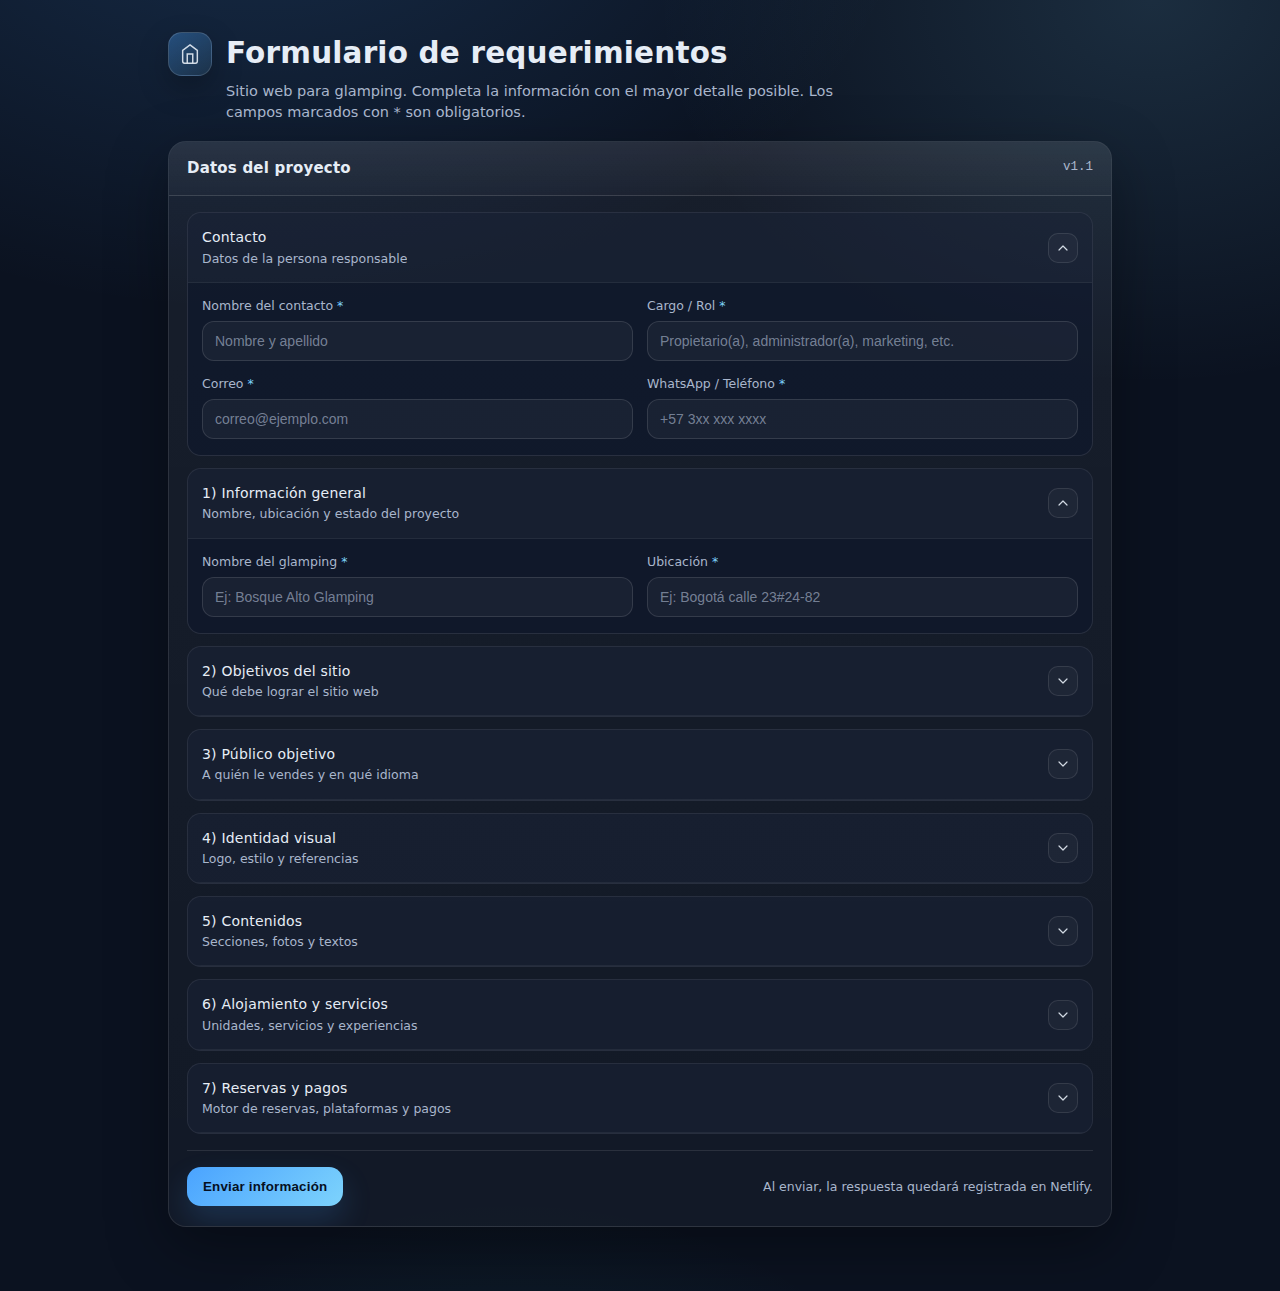
<file: index.html>
<!doctype html>
<html lang="es">
<head>
  <meta charset="utf-8" />
  <meta name="viewport" content="width=device-width, initial-scale=1" />
  <title>Formulario de Requerimientos – Sitio Web para Glamping</title>
  <meta name="description" content="Formulario para requerimientos proyecto web" />
  <link rel="stylesheet" href="form.css" />
</head>
<body>
  <div class="wrap">
    <header>
      <div class="brand">
        <div class="badge" aria-hidden="true">
          <svg width="22" height="22" viewBox="0 0 24 24" fill="none">
            <path d="M12 2l8 6v12a2 2 0 0 1-2 2H6a2 2 0 0 1-2-2V8l8-6Z" stroke="rgba(230,237,246,.95)" stroke-width="1.6"/>
            <path d="M9 22V12h6v10" stroke="rgba(230,237,246,.95)" stroke-width="1.6"/>
          </svg>
        </div>
        <div>
          <h1>Formulario de requerimientos</h1>
          <p class="sub">Sitio web para glamping. Completa la información con el mayor detalle posible. Los campos marcados con * son obligatorios.</p>
        </div>
      </div>
    </header>

    <div class="card">
      <div class="card-head">
        <div><h2>Datos del proyecto</h2></div>
        <p class="hint mono">v1.1</p>
      </div>

      <form id="glampingForm"
            name="glamping-web"
            method="POST"
            data-netlify="true"
            netlify-honeypot="bot-field">

        <input type="hidden" name="form-name" value="glamping-web" />

        <p style="display:none">
          <label>No llenar: <input name="bot-field" /></label>
        </p>

        <details open>
          <summary>
            <div class="sum-left">
              <p class="sum-title">Contacto</p>
              <p class="sum-desc">Datos de la persona responsable</p>
            </div>
            <div class="chev" aria-hidden="true">
              <svg width="16" height="16" viewBox="0 0 24 24" fill="none">
                <path d="M6 9l6 6 6-6" stroke="rgba(230,237,246,.9)" stroke-width="1.8" stroke-linecap="round" stroke-linejoin="round"/>
              </svg>
            </div>
          </summary>
          <div class="section">
            <div class="grid">
              <div>
                <label class="req" for="contact_name">Nombre del contacto</label>
                <input id="contact_name" name="Contacto - Nombre" type="text" placeholder="Nombre y apellido" required />
              </div>
              <div>
                <label class="req" for="contact_role">Cargo / Rol</label>
                <input id="contact_role" name="Contacto - Rol" type="text" placeholder="Propietario(a), administrador(a), marketing, etc." required />
              </div>
              <div>
                <label class="req" for="contact_email">Correo</label>
                <input id="contact_email" name="Contacto - Correo" type="email" placeholder="correo@ejemplo.com" required />
              </div>
              <div>
                <label class="req" for="contact_phone">WhatsApp / Teléfono</label>
                <input id="contact_phone" name="Contacto - Teléfono" type="tel" placeholder="+57 3xx xxx xxxx" required />
              </div>
            </div>
          </div>
        </details>

        <details open>
          <summary>
            <div class="sum-left">
              <p class="sum-title">1) Información general</p>
              <p class="sum-desc">Nombre, ubicación y estado del proyecto</p>
            </div>
            <div class="chev" aria-hidden="true">
              <svg width="16" height="16" viewBox="0 0 24 24" fill="none">
                <path d="M6 9l6 6 6-6" stroke="rgba(230,237,246,.9)" stroke-width="1.8" stroke-linecap="round" stroke-linejoin="round"/>
              </svg>
            </div>
          </summary>
          <div class="section">
            <div class="grid">
              <div>
                <label class="req" for="g_name">Nombre del glamping</label>
                <input id="g_name" name="Glamping - Nombre" type="text" placeholder="Ej: Bosque Alto Glamping" required />
              </div>
              <div>
                <label class="req" for="g_location">Ubicación</label>
                <input id="g_location" name="Glamping - Ubicación" type="text" placeholder="Ej: Bogotá calle 23#24-82" required />
              </div>
            </div>
          </div>
        </details>

        <details>
          <summary>
            <div class="sum-left">
              <p class="sum-title">2) Objetivos del sitio</p>
              <p class="sum-desc">Qué debe lograr el sitio web</p>
            </div>
            <div class="chev" aria-hidden="true">
              <svg width="16" height="16" viewBox="0 0 24 24" fill="none">
                <path d="M6 9l6 6 6-6" stroke="rgba(230,237,246,.9)" stroke-width="1.8" stroke-linecap="round" stroke-linejoin="round"/>
              </svg>
            </div>
          </summary>
          <div class="section">
            <div class="row">
              <div>
                <label class="req" for="site_goal">Objetivo principal</label>
                <select id="site_goal" name="Sitio - Objetivo principal" required>
                  <option value="" disabled selected>Selecciona una opción</option>
                  <option>Reservas directas</option>
                  <option>Información institucional</option>
                  <option>Posicionamiento de marca</option>
                  <option>Captación de contactos (leads)</option>
                  <option>Otro</option>
                </select>
              </div>
              <div>
                <label class="req" for="site_action">Acción principal esperada del visitante</label>
                <input id="site_action" name="Sitio - Acción principal" type="text" placeholder="Ej: Reservar una noche para 2 personas" required />
              </div>
            </div>

            <div class="divider"></div>

            <label for="site_kpi">¿Cómo medirías el éxito del sitio? (opcional)</label>
            <textarea id="site_kpi" name="Sitio - Indicadores de éxito" placeholder="Ej: 30 reservas/mes, 200 leads/mes, mayor tráfico orgánico, etc."></textarea>
          </div>
        </details>

        <details>
          <summary>
            <div class="sum-left">
              <p class="sum-title">3) Público objetivo</p>
              <p class="sum-desc">A quién le vendes y en qué idioma</p>
            </div>
            <div class="chev" aria-hidden="true">
              <svg width="16" height="16" viewBox="0 0 24 24" fill="none">
                <path d="M6 9l6 6 6-6" stroke="rgba(230,237,246,.9)" stroke-width="1.8" stroke-linecap="round" stroke-linejoin="round"/>
              </svg>
            </div>
          </summary>
          <div class="section">
            <div class="row">
              <div>
                <label class="req">Tipo de huésped principal</label>
                <div class="choices">
                  <label class="chip"><input type="checkbox" name="Público - Tipo de huésped" value="Parejas"> Parejas</label>
                  <label class="chip"><input type="checkbox" name="Público - Tipo de huésped" value="Familias"> Familias</label>
                  <label class="chip"><input type="checkbox" name="Público - Tipo de huésped" value="Aventureros"> Aventureros</label>
                  <label class="chip"><input type="checkbox" name="Público - Tipo de huésped" value="Turistas extranjeros"> Turistas extranjeros</label>
                  <label class="chip"><input type="checkbox" name="Público - Tipo de huésped" value="Premium"> Segmento premium</label>
                </div>
                <p class="small">Puedes marcar más de una opción.</p>
              </div>
              <div>
                <label class="req" for="aud_scope">Tipo de público</label>
                <select id="aud_scope" name="Público - Alcance" required>
                  <option value="" disabled selected>Selecciona una opción</option>
                  <option>Nacional</option>
                  <option>Internacional</option>
                  <option>Ambos</option>
                </select>

                <div style="height:10px"></div>

                <label for="aud_age">Rango de edad aproximado (opcional)</label>
                <input id="aud_age" name="Público - Rango de edad" type="text" placeholder="Ej: 25–45" />
              </div>
            </div>

            <div class="divider"></div>

            <label class="req">Idiomas del sitio</label>
            <div class="choices">
              <label class="chip"><input type="checkbox" name="Sitio - Idiomas" value="Español" checked> Español</label>
              <label class="chip"><input type="checkbox" name="Sitio - Idiomas" value="Inglés"> Inglés</label>
              <label class="chip"><input type="checkbox" name="Sitio - Idiomas" value="Otro"> Otro</label>
            </div>
            <div style="height:10px"></div>
            <label for="aud_lang_other">Si marcaste “Otro”, ¿cuál? (opcional)</label>
            <input id="aud_lang_other" name="Sitio - Idioma otro" type="text" placeholder="Ej: Portugués" />
          </div>
        </details>

        <details>
          <summary>
            <div class="sum-left">
              <p class="sum-title">4) Identidad visual</p>
              <p class="sum-desc">Logo, estilo y referencias</p>
            </div>
            <div class="chev" aria-hidden="true">
              <svg width="16" height="16" viewBox="0 0 24 24" fill="none">
                <path d="M6 9l6 6 6-6" stroke="rgba(230,237,246,.9)" stroke-width="1.8" stroke-linecap="round" stroke-linejoin="round"/>
              </svg>
            </div>
          </summary>
          <div class="section">
            <div class="row">
              <div>
                <label class="req" for="has_logo">¿Cuenta con logo?</label>
                <select id="has_logo" name="Marca - Logo" required>
                  <option value="" disabled selected>Selecciona una opción</option>
                  <option>Sí</option>
                  <option>No</option>
                </select>
              </div>
              <div>
                <label class="req" for="has_brand">¿Cuenta con manual de marca?</label>
                <select id="has_brand" name="Marca - Manual de marca" required>
                  <option value="" disabled selected>Selecciona una opción</option>
                  <option>Sí</option>
                  <option>No</option>
                </select>
              </div>
            </div>

            <div style="height:10px"></div>

            <label class="req">Estilo que desea transmitir</label>
            <div class="choices">
              <label class="chip"><input type="checkbox" name="Marca - Estilo" value="Natural / ecológico"> Natural / ecológico</label>
              <label class="chip"><input type="checkbox" name="Marca - Estilo" value="Rústico"> Rústico</label>
              <label class="chip"><input type="checkbox" name="Marca - Estilo" value="Minimalista"> Minimalista</label>
              <label class="chip"><input type="checkbox" name="Marca - Estilo" value="Lujo"> Lujo</label>
              <label class="chip"><input type="checkbox" name="Marca - Estilo" value="Otro"> Otro</label>
            </div>

            <div style="height:10px"></div>

            <label for="refs">Sitios web de referencia (links)</label>
            <textarea id="refs" name="Marca - Referencias" placeholder="Pega aquí 1 o varios links y comenta qué te gusta de cada uno."></textarea>
          </div>
        </details>

        <details>
          <summary>
            <div class="sum-left">
              <p class="sum-title">5) Contenidos</p>
              <p class="sum-desc">Secciones, fotos y textos</p>
            </div>
            <div class="chev" aria-hidden="true">
              <svg width="16" height="16" viewBox="0 0 24 24" fill="none">
                <path d="M6 9l6 6 6-6" stroke="rgba(230,237,246,.9)" stroke-width="1.8" stroke-linecap="round" stroke-linejoin="round"/>
              </svg>
            </div>
          </summary>
          <div class="section">
            <label class="req">Secciones deseadas</label>
            <div class="choices">
              <label class="chip"><input type="checkbox" name="Contenido - Secciones" value="Inicio"> Inicio</label>
              <label class="chip"><input type="checkbox" name="Contenido - Secciones" value="Sobre el glamping"> Sobre el glamping</label>
              <label class="chip"><input type="checkbox" name="Contenido - Secciones" value="Alojamiento"> Alojamiento</label>
              <label class="chip"><input type="checkbox" name="Contenido - Secciones" value="Experiencias"> Experiencias</label>
              <label class="chip"><input type="checkbox" name="Contenido - Secciones" value="Galería"> Galería</label>
              <label class="chip"><input type="checkbox" name="Contenido - Secciones" value="Tarifas"> Tarifas</label>
              <label class="chip"><input type="checkbox" name="Contenido - Secciones" value="Reservas"> Reservas</label>
              <label class="chip"><input type="checkbox" name="Contenido - Secciones" value="Preguntas frecuentes"> Preguntas frecuentes</label>
              <label class="chip"><input type="checkbox" name="Contenido - Secciones" value="Contacto"> Contacto</label>
            </div>

            <div class="divider"></div>

            <div class="row">
              <div>
                <label class="req" for="assets">¿Cuenta con textos e imágenes profesionales?</label>
                <select id="assets" name="Contenido - Disponibilidad" required>
                  <option value="" disabled selected>Selecciona una opción</option>
                  <option>Sí, completos</option>
                  <option>Parcialmente</option>
                  <option>No</option>
                </select>
              </div>
              <div>
                <label class="req" for="story">¿Desea destacar historia / filosofía / enfoque sustentable?</label>
                <select id="story" name="Contenido - Historia / Sustentabilidad" required>
                  <option value="" disabled selected>Selecciona una opción</option>
                  <option>Sí</option>
                  <option>No</option>
                </select>
              </div>
            </div>

            <div style="height:10px"></div>

            <label for="content_notes">Notas de contenido (opcional)</label>
            <textarea id="content_notes" name="Contenido - Notas" placeholder="Ej: tono de comunicación, mensajes clave, políticas, reglas del lugar, etc."></textarea>
          </div>
        </details>

        <details>
          <summary>
            <div class="sum-left">
              <p class="sum-title">6) Alojamiento y servicios</p>
              <p class="sum-desc">Unidades, servicios y experiencias</p>
            </div>
            <div class="chev" aria-hidden="true">
              <svg width="16" height="16" viewBox="0 0 24 24" fill="none">
                <path d="M6 9l6 6 6-6" stroke="rgba(230,237,246,.9)" stroke-width="1.8" stroke-linecap="round" stroke-linejoin="round"/>
              </svg>
            </div>
          </summary>
          <div class="section">
            <div class="grid">
              <div>
                <label class="req" for="lodging_type">Tipo de alojamiento</label>
                <input id="lodging_type" name="Alojamiento - Tipo" type="text" placeholder="Ej: domos, cabañas, tiendas safari" required />
              </div>
              <div>
                <label class="req" for="units">Cantidad de unidades</label>
                <input id="units" name="Alojamiento - Cantidad" type="number" min="0" placeholder="Ej: 8" required />
              </div>
            </div>

            <div style="height:10px"></div>

            <label class="req" for="services">Servicios incluidos</label>
            <textarea id="services" name="Alojamiento - Servicios incluidos" placeholder="Ej: desayuno, jacuzzi, fogata, calefacción, wifi, parqueadero..." required></textarea>

            <div style="height:10px"></div>

            <label class="req" for="paid_exp">¿Ofrece experiencias adicionales pagas?</label>
            <select id="paid_exp" name="Experiencias - Adicionales pagas" required>
              <option value="" disabled selected>Selecciona una opción</option>
              <option>Sí</option>
              <option>No</option>
            </select>

            <div style="height:10px"></div>

            <label for="exp_list">Si la respuesta es “Sí”, describe cuáles (opcional)</label>
            <textarea id="exp_list" name="Experiencias - Lista" placeholder="Ej: tours, spa, cabalgatas, picnic, kayak..."></textarea>
          </div>
        </details>

        <details>
          <summary>
            <div class="sum-left">
              <p class="sum-title">7) Reservas y pagos</p>
              <p class="sum-desc">Motor de reservas, plataformas y pagos</p>
            </div>
            <div class="chev" aria-hidden="true">
              <svg width="16" height="16" viewBox="0 0 24 24" fill="none">
                <path d="M6 9l6 6 6-6" stroke="rgba(230,237,246,.9)" stroke-width="1.8" stroke-linecap="round" stroke-linejoin="round"/>
              </svg>
            </div>
          </summary>
          <div class="section">
            <div class="row">
              <div>
                <label class="req" for="booking_online">¿Desea sistema de reservas online?</label>
                <select id="booking_online" name="Reservas - Sistema online" required>
                  <option value="" disabled selected>Selecciona una opción</option>
                  <option>Sí</option>
                  <option>No (solo contacto)</option>
                </select>
              </div>
              <div>
                <label class="req" for="pay_online">¿Aceptará pagos online?</label>
                <select id="pay_online" name="Pagos - Online" required>
                  <option value="" disabled selected>Selecciona una opción</option>
                  <option>Sí</option>
                  <option>No</option>
                  <option>No estoy seguro(a)</option>
                </select>
              </div>
            </div>

            <div style="height:10px"></div>

            <label>Métodos de pago preferidos (si aplica)</label>
            <div class="choices">
              <label class="chip"><input type="checkbox" name="Pagos - Métodos" value="Tarjeta"> Tarjeta</label>
              <label class="chip"><input type="checkbox" name="Pagos - Métodos" value="Transferencia"> Transferencia</label>
              <label class="chip"><input type="checkbox" name="Pagos - Métodos" value="PayPal"> PayPal</label>
              <label class="chip"><input type="checkbox" name="Pagos - Métodos" value="Efectivo"> Efectivo</label>
              <label class="chip"><input type="checkbox" name="Pagos - Métodos" value="Otro"> Otro</label>
            </div>

            <div class="divider"></div>

            <label>¿Utiliza plataformas externas actualmente?</label>
            <div class="choices">
              <label class="chip"><input type="checkbox" name="Reservas - Plataformas" value="Airbnb"> Airbnb</label>
              <label class="chip"><input type="checkbox" name="Reservas - Plataformas" value="Booking"> Booking</label>
              <label class="chip"><input type="checkbox" name="Reservas - Plataformas" value="Otra"> Otra</label>
              <label class="chip"><input type="checkbox" name="Reservas - Plataformas" value="Ninguna"> Ninguna</label>
            </div>

            <div style="height:10px"></div>

            <label for="booking_notes">Detalles de reservas (opcional)</label>
            <textarea id="booking_notes" name="Reservas - Notas" placeholder="Ej: temporadas, reglas de cancelación, depósitos, check-in/out, disponibilidad en tiempo real, etc."></textarea>
          </div>
        </details>

        <div class="actions">
          <button class="btn" id="submitBtn" type="submit">Enviar información</button>
          <p class="note">Al enviar, la respuesta quedará registrada en Netlify.</p>
        </div>
      </form>
    </div>
  </div>

  <!-- Form oculto: fuerza detección por Netlify -->
  <form name="glamping-web" data-netlify="true" netlify-honeypot="bot-field" hidden>
    <input type="hidden" name="form-name" value="glamping-web" />
    <input name="bot-field" />
  </form>

  <script>
    // Envío por AJAX (sin redirección) compatible con Netlify Forms
    (function () {
      const form = document.getElementById("glampingForm");
      const btn = document.getElementById("submitBtn");
      if (!form) return;

      function encode(formData) {
        const params = new URLSearchParams();
        for (const [key, value] of formData.entries()) {
          params.append(key, value);
        }
        return params.toString();
      }

      form.addEventListener("submit", async function (e) {
        e.preventDefault();

        if (!form.checkValidity()) {
          form.reportValidity();
          return;
        }

        const originalText = btn ? btn.textContent : "";
        if (btn) { btn.disabled = true; btn.textContent = "Enviando..."; }

        try {
          const body = encode(new FormData(form));
          const res = await fetch("/", {
            method: "POST",
            headers: { "Content-Type": "application/x-www-form-urlencoded" },
            body
          });

          if (!res.ok) throw new Error("HTTP " + res.status);

          alert("Enviado. Recibimos tu información.");
          form.reset();
        } catch (err) {
          alert("No se pudo enviar. Intenta nuevamente.");
        } finally {
          if (btn) { btn.disabled = false; btn.textContent = originalText; }
        }
      });
    })();
  </script>
</body>
</html>
</file>
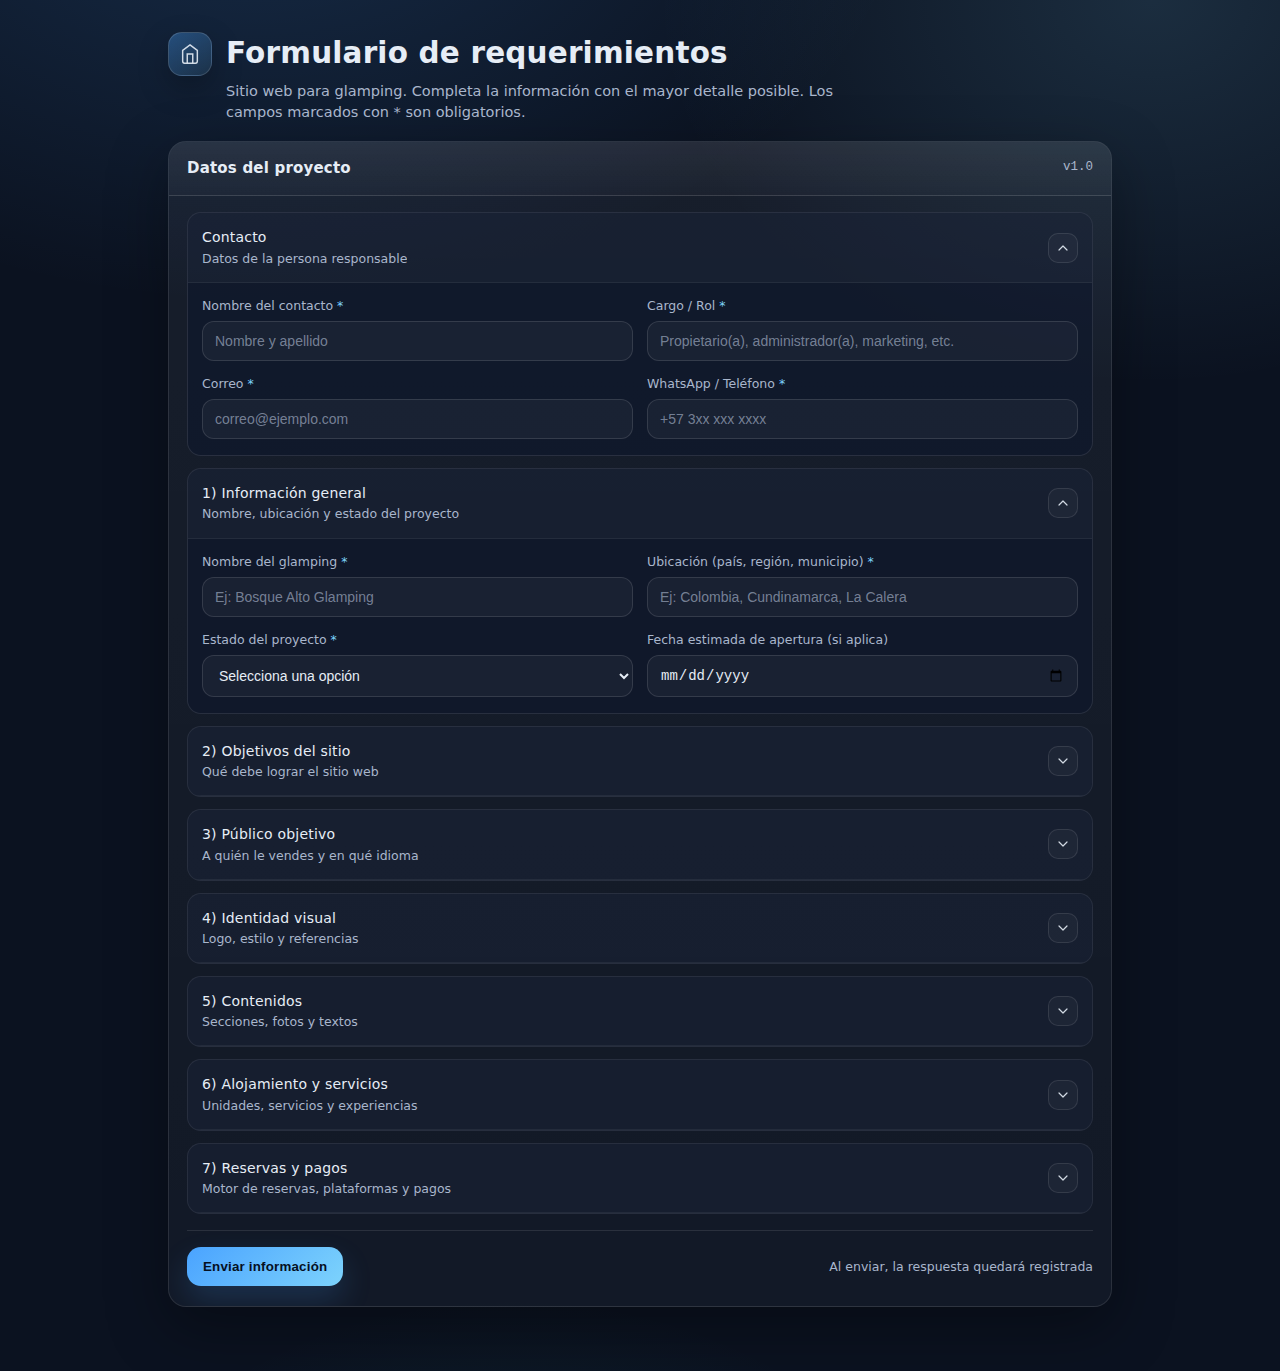
<file: formulario-glamping-netlify.html>
<!doctype html>
<html lang="es">
<head>
  <meta charset="utf-8" />
  <meta name="viewport" content="width=device-width, initial-scale=1" />
  <title>Formulario de Requerimientos – Sitio Web para Glamping</title>
  <meta name="description" content="Formulario profesional para levantar requerimientos de un sitio web de glamping. Compatible con Netlify Forms." />
  <link rel="stylesheet" href="form.css" />
</head>
<body>
  <div class="wrap">
    <header>
      <div class="brand">
        <div class="badge" aria-hidden="true">
          <svg width="22" height="22" viewBox="0 0 24 24" fill="none">
            <path d="M12 2l8 6v12a2 2 0 0 1-2 2H6a2 2 0 0 1-2-2V8l8-6Z" stroke="rgba(230,237,246,.95)" stroke-width="1.6"/>
            <path d="M9 22V12h6v10" stroke="rgba(230,237,246,.95)" stroke-width="1.6"/>
          </svg>
        </div>
        <div>
          <h1>Formulario de requerimientos</h1>
          <p class="sub">Sitio web para glamping. Completa la información con el mayor detalle posible. Los campos marcados con * son obligatorios.</p>
        </div>
      </div>
    </header>

    <div id="successBox" class="success" role="status" aria-live="polite">
      <strong>Enviado.</strong> Recibimos tu información. Nos pondremos en contacto para los siguientes pasos.
      <div class="small">Si necesitas actualizar algo, vuelve a completar el formulario.</div>
    </div>

    <div class="card">
      <div class="card-head">
        <div>
          <h2>Datos del proyecto</h2>
        </div>
        <p class="hint mono">v1.0</p>
      </div>

      <form id="glampingForm"
            name="glamping-web"
            method="POST"
            data-netlify="true"
            netlify-honeypot="bot-field"
            enctype="multipart/form-data"
            action="/?success=true">

        <input type="hidden" name="form-name" value="glamping-web" />

        <p style="display:none">
          <label>No llenar: <input name="bot-field" /></label>
        </p>

        <details open>
          <summary>
            <div class="sum-left">
              <p class="sum-title">Contacto</p>
              <p class="sum-desc">Datos de la persona responsable</p>
            </div>
            <div class="chev" aria-hidden="true">
              <svg width="16" height="16" viewBox="0 0 24 24" fill="none">
                <path d="M6 9l6 6 6-6" stroke="rgba(230,237,246,.9)" stroke-width="1.8" stroke-linecap="round" stroke-linejoin="round"/>
              </svg>
            </div>
          </summary>
          <div class="section">
            <div class="grid">
              <div>
                <label class="req" for="contact_name">Nombre del contacto</label>
                <input id="contact_name" name="Contacto - Nombre" type="text" placeholder="Nombre y apellido" required />
              </div>
              <div>
                <label class="req" for="contact_role">Cargo / Rol</label>
                <input id="contact_role" name="Contacto - Rol" type="text" placeholder="Propietario(a), administrador(a), marketing, etc." required />
              </div>
              <div>
                <label class="req" for="contact_email">Correo</label>
                <input id="contact_email" name="Contacto - Correo" type="email" placeholder="correo@ejemplo.com" required />
              </div>
              <div>
                <label class="req" for="contact_phone">WhatsApp / Teléfono</label>
                <input id="contact_phone" name="Contacto - Teléfono" type="tel" placeholder="+57 3xx xxx xxxx" required />
              </div>
            </div>
          </div>
        </details>

        <details open>
          <summary>
            <div class="sum-left">
              <p class="sum-title">1) Información general</p>
              <p class="sum-desc">Nombre, ubicación y estado del proyecto</p>
            </div>
            <div class="chev" aria-hidden="true">
              <svg width="16" height="16" viewBox="0 0 24 24" fill="none">
                <path d="M6 9l6 6 6-6" stroke="rgba(230,237,246,.9)" stroke-width="1.8" stroke-linecap="round" stroke-linejoin="round"/>
              </svg>
            </div>
          </summary>
          <div class="section">
            <div class="grid">
              <div>
                <label class="req" for="g_name">Nombre del glamping</label>
                <input id="g_name" name="Glamping - Nombre" type="text" placeholder="Ej: Bosque Alto Glamping" required />
              </div>
              <div>
                <label class="req" for="g_location">Ubicación (país, región, municipio)</label>
                <input id="g_location" name="Glamping - Ubicación" type="text" placeholder="Ej: Colombia, Cundinamarca, La Calera" required />
              </div>
              <div>
                <label class="req" for="g_status">Estado del proyecto</label>
                <select id="g_status" name="Glamping - Estado" required>
                  <option value="" disabled selected>Selecciona una opción</option>
                  <option>En funcionamiento</option>
                  <option>En desarrollo</option>
                  <option>En etapa de idea</option>
                </select>
              </div>
              <div>
                <label for="g_open_date">Fecha estimada de apertura (si aplica)</label>
                <input id="g_open_date" name="Glamping - Fecha de apertura" type="date" />
              </div>
            </div>
          </div>
        </details>

        <details>
          <summary>
            <div class="sum-left">
              <p class="sum-title">2) Objetivos del sitio</p>
              <p class="sum-desc">Qué debe lograr el sitio web</p>
            </div>
            <div class="chev" aria-hidden="true">
              <svg width="16" height="16" viewBox="0 0 24 24" fill="none">
                <path d="M6 9l6 6 6-6" stroke="rgba(230,237,246,.9)" stroke-width="1.8" stroke-linecap="round" stroke-linejoin="round"/>
              </svg>
            </div>
          </summary>
          <div class="section">
            <div class="row">
              <div>
                <label class="req" for="site_goal">Objetivo principal</label>
                <select id="site_goal" name="Sitio - Objetivo principal" required>
                  <option value="" disabled selected>Selecciona una opción</option>
                  <option>Reservas directas</option>
                  <option>Información institucional</option>
                  <option>Posicionamiento de marca</option>
                  <option>Captación de contactos (leads)</option>
                  <option>Otro</option>
                </select>
              </div>
              <div>
                <label class="req" for="site_action">Acción principal esperada del visitante</label>
                <input id="site_action" name="Sitio - Acción principal" type="text" placeholder="Ej: Reservar una noche para 2 personas" required />
              </div>
            </div>

            <div class="divider"></div>

            <label for="site_kpi">¿Cómo medirías el éxito del sitio? (opcional)</label>
            <textarea id="site_kpi" name="Sitio - Indicadores de éxito" placeholder="Ej: 30 reservas/mes, 200 leads/mes, mayor tráfico orgánico, etc."></textarea>
          </div>
        </details>

        <details>
          <summary>
            <div class="sum-left">
              <p class="sum-title">3) Público objetivo</p>
              <p class="sum-desc">A quién le vendes y en qué idioma</p>
            </div>
            <div class="chev" aria-hidden="true">
              <svg width="16" height="16" viewBox="0 0 24 24" fill="none">
                <path d="M6 9l6 6 6-6" stroke="rgba(230,237,246,.9)" stroke-width="1.8" stroke-linecap="round" stroke-linejoin="round"/>
              </svg>
            </div>
          </summary>
          <div class="section">
            <div class="row">
              <div>
                <label class="req">Tipo de huésped principal</label>
                <div class="choices">
                  <label class="chip"><input type="checkbox" name="Público - Tipo de huésped" value="Parejas"> Parejas</label>
                  <label class="chip"><input type="checkbox" name="Público - Tipo de huésped" value="Familias"> Familias</label>
                  <label class="chip"><input type="checkbox" name="Público - Tipo de huésped" value="Aventureros"> Aventureros</label>
                  <label class="chip"><input type="checkbox" name="Público - Tipo de huésped" value="Turistas extranjeros"> Turistas extranjeros</label>
                  <label class="chip"><input type="checkbox" name="Público - Tipo de huésped" value="Premium"> Segmento premium</label>
                </div>
                <p class="small">Puedes marcar más de una opción.</p>
              </div>
              <div>
                <label class="req" for="aud_scope">Tipo de público</label>
                <select id="aud_scope" name="Público - Alcance" required>
                  <option value="" disabled selected>Selecciona una opción</option>
                  <option>Nacional</option>
                  <option>Internacional</option>
                  <option>Ambos</option>
                </select>

                <div style="height:10px"></div>

                <label for="aud_age">Rango de edad aproximado (opcional)</label>
                <input id="aud_age" name="Público - Rango de edad" type="text" placeholder="Ej: 25–45" />
              </div>
            </div>

            <div class="divider"></div>

            <label class="req">Idiomas del sitio</label>
            <div class="choices">
              <label class="chip"><input type="checkbox" name="Sitio - Idiomas" value="Español" checked> Español</label>
              <label class="chip"><input type="checkbox" name="Sitio - Idiomas" value="Inglés"> Inglés</label>
              <label class="chip"><input type="checkbox" name="Sitio - Idiomas" value="Otro"> Otro</label>
            </div>
            <div style="height:10px"></div>
            <label for="aud_lang_other">Si marcaste “Otro”, ¿cuál? (opcional)</label>
            <input id="aud_lang_other" name="Sitio - Idioma otro" type="text" placeholder="Ej: Portugués" />
          </div>
        </details>

        <details>
          <summary>
            <div class="sum-left">
              <p class="sum-title">4) Identidad visual</p>
              <p class="sum-desc">Logo, estilo y referencias</p>
            </div>
            <div class="chev" aria-hidden="true">
              <svg width="16" height="16" viewBox="0 0 24 24" fill="none">
                <path d="M6 9l6 6 6-6" stroke="rgba(230,237,246,.9)" stroke-width="1.8" stroke-linecap="round" stroke-linejoin="round"/>
              </svg>
            </div>
          </summary>
          <div class="section">
            <div class="row">
              <div>
                <label class="req" for="has_logo">¿Cuenta con logo?</label>
                <select id="has_logo" name="Marca - Logo" required>
                  <option value="" disabled selected>Selecciona una opción</option>
                  <option>Sí</option>
                  <option>No</option>
                </select>
              </div>
              <div>
                <label class="req" for="has_brand">¿Cuenta con manual de marca?</label>
                <select id="has_brand" name="Marca - Manual de marca" required>
                  <option value="" disabled selected>Selecciona una opción</option>
                  <option>Sí</option>
                  <option>No</option>
                </select>
              </div>
            </div>

            <div style="height:10px"></div>

            <label class="req">Estilo que desea transmitir</label>
            <div class="choices">
              <label class="chip"><input type="checkbox" name="Marca - Estilo" value="Natural / ecológico"> Natural / ecológico</label>
              <label class="chip"><input type="checkbox" name="Marca - Estilo" value="Rústico"> Rústico</label>
              <label class="chip"><input type="checkbox" name="Marca - Estilo" value="Minimalista"> Minimalista</label>
              <label class="chip"><input type="checkbox" name="Marca - Estilo" value="Lujo"> Lujo</label>
              <label class="chip"><input type="checkbox" name="Marca - Estilo" value="Otro"> Otro</label>
            </div>

            <div style="height:10px"></div>

            <label for="refs">Sitios web de referencia (links)</label>
            <textarea id="refs" name="Marca - Referencias" placeholder="Pega aquí 1 o varios links y comenta qué te gusta de cada uno."></textarea>
          </div>
        </details>

        <details>
          <summary>
            <div class="sum-left">
              <p class="sum-title">5) Contenidos</p>
              <p class="sum-desc">Secciones, fotos y textos</p>
            </div>
            <div class="chev" aria-hidden="true">
              <svg width="16" height="16" viewBox="0 0 24 24" fill="none">
                <path d="M6 9l6 6 6-6" stroke="rgba(230,237,246,.9)" stroke-width="1.8" stroke-linecap="round" stroke-linejoin="round"/>
              </svg>
            </div>
          </summary>
          <div class="section">
            <label class="req">Secciones deseadas</label>
            <div class="choices">
              <label class="chip"><input type="checkbox" name="Contenido - Secciones" value="Inicio"> Inicio</label>
              <label class="chip"><input type="checkbox" name="Contenido - Secciones" value="Sobre el glamping"> Sobre el glamping</label>
              <label class="chip"><input type="checkbox" name="Contenido - Secciones" value="Alojamiento"> Alojamiento</label>
              <label class="chip"><input type="checkbox" name="Contenido - Secciones" value="Experiencias"> Experiencias</label>
              <label class="chip"><input type="checkbox" name="Contenido - Secciones" value="Galería"> Galería</label>
              <label class="chip"><input type="checkbox" name="Contenido - Secciones" value="Tarifas"> Tarifas</label>
              <label class="chip"><input type="checkbox" name="Contenido - Secciones" value="Reservas"> Reservas</label>
              <label class="chip"><input type="checkbox" name="Contenido - Secciones" value="Preguntas frecuentes"> Preguntas frecuentes</label>
              <label class="chip"><input type="checkbox" name="Contenido - Secciones" value="Contacto"> Contacto</label>
            </div>

            <div class="divider"></div>

            <div class="row">
              <div>
                <label class="req" for="assets">¿Cuenta con textos e imágenes profesionales?</label>
                <select id="assets" name="Contenido - Disponibilidad" required>
                  <option value="" disabled selected>Selecciona una opción</option>
                  <option>Sí, completos</option>
                  <option>Parcialmente</option>
                  <option>No</option>
                </select>
              </div>
              <div>
                <label class="req" for="story">¿Desea destacar historia / filosofía / enfoque sustentable?</label>
                <select id="story" name="Contenido - Historia / Sustentabilidad" required>
                  <option value="" disabled selected>Selecciona una opción</option>
                  <option>Sí</option>
                  <option>No</option>
                </select>
              </div>
            </div>

            <div style="height:10px"></div>

            <label for="content_notes">Notas de contenido (opcional)</label>
            <textarea id="content_notes" name="Contenido - Notas" placeholder="Ej: tono de comunicación, mensajes clave, políticas, reglas del lugar, etc."></textarea>
          </div>
        </details>

        <details>
          <summary>
            <div class="sum-left">
              <p class="sum-title">6) Alojamiento y servicios</p>
              <p class="sum-desc">Unidades, servicios y experiencias</p>
            </div>
            <div class="chev" aria-hidden="true">
              <svg width="16" height="16" viewBox="0 0 24 24" fill="none">
                <path d="M6 9l6 6 6-6" stroke="rgba(230,237,246,.9)" stroke-width="1.8" stroke-linecap="round" stroke-linejoin="round"/>
              </svg>
            </div>
          </summary>
          <div class="section">
            <div class="grid">
              <div>
                <label class="req" for="lodging_type">Tipo de alojamiento</label>
                <input id="lodging_type" name="Alojamiento - Tipo" type="text" placeholder="Ej: domos, cabañas, tiendas safari" required />
              </div>
              <div>
                <label class="req" for="units">Cantidad de unidades</label>
                <input id="units" name="Alojamiento - Cantidad" type="number" min="0" placeholder="Ej: 8" required />
              </div>
            </div>

            <div style="height:10px"></div>

            <label class="req" for="services">Servicios incluidos</label>
            <textarea id="services" name="Alojamiento - Servicios incluidos" placeholder="Ej: desayuno, jacuzzi, fogata, calefacción, wifi, parqueadero..." required></textarea>

            <div style="height:10px"></div>

            <label class="req" for="paid_exp">¿Ofrece experiencias adicionales pagas?</label>
            <select id="paid_exp" name="Experiencias - Adicionales pagas" required>
              <option value="" disabled selected>Selecciona una opción</option>
              <option>Sí</option>
              <option>No</option>
            </select>

            <div style="height:10px"></div>

            <label for="exp_list">Si la respuesta es “Sí”, describe cuáles (opcional)</label>
            <textarea id="exp_list" name="Experiencias - Lista" placeholder="Ej: tours, spa, cabalgatas, picnic, kayak..."></textarea>
          </div>
        </details>

        <details>
          <summary>
            <div class="sum-left">
              <p class="sum-title">7) Reservas y pagos</p>
              <p class="sum-desc">Motor de reservas, plataformas y pagos</p>
            </div>
            <div class="chev" aria-hidden="true">
              <svg width="16" height="16" viewBox="0 0 24 24" fill="none">
                <path d="M6 9l6 6 6-6" stroke="rgba(230,237,246,.9)" stroke-width="1.8" stroke-linecap="round" stroke-linejoin="round"/>
              </svg>
            </div>
          </summary>
          <div class="section">
            <div class="row">
              <div>
                <label class="req" for="booking_online">¿Desea sistema de reservas online?</label>
                <select id="booking_online" name="Reservas - Sistema online" required>
                  <option value="" disabled selected>Selecciona una opción</option>
                  <option>Sí</option>
                  <option>No (solo contacto)</option>
                </select>
              </div>
              <div>
                <label class="req" for="pay_online">¿Aceptará pagos online?</label>
                <select id="pay_online" name="Pagos - Online" required>
                  <option value="" disabled selected>Selecciona una opción</option>
                  <option>Sí</option>
                  <option>No</option>
                  <option>No estoy seguro(a)</option>
                </select>
              </div>
            </div>

            <div style="height:10px"></div>

            <label>Métodos de pago preferidos (si aplica)</label>
            <div class="choices">
              <label class="chip"><input type="checkbox" name="Pagos - Métodos" value="Tarjeta"> Tarjeta</label>
              <label class="chip"><input type="checkbox" name="Pagos - Métodos" value="Transferencia"> Transferencia</label>
              <label class="chip"><input type="checkbox" name="Pagos - Métodos" value="PayPal"> PayPal</label>
              <label class="chip"><input type="checkbox" name="Pagos - Métodos" value="Efectivo"> Efectivo</label>
              <label class="chip"><input type="checkbox" name="Pagos - Métodos" value="Otro"> Otro</label>
            </div>

            <div class="divider"></div>

            <label>¿Utiliza plataformas externas actualmente?</label>
            <div class="choices">
              <label class="chip"><input type="checkbox" name="Reservas - Plataformas" value="Airbnb"> Airbnb</label>
              <label class="chip"><input type="checkbox" name="Reservas - Plataformas" value="Booking"> Booking</label>
              <label class="chip"><input type="checkbox" name="Reservas - Plataformas" value="Otra"> Otra</label>
              <label class="chip"><input type="checkbox" name="Reservas - Plataformas" value="Ninguna"> Ninguna</label>
            </div>

            <div style="height:10px"></div>

            <label for="booking_notes">Detalles de reservas (opcional)</label>
            <textarea id="booking_notes" name="Reservas - Notas" placeholder="Ej: temporadas, reglas de cancelación, depósitos, check-in/out, disponibilidad en tiempo real, etc."></textarea>
          </div>
        </details>
        <div class="actions">
          <button class="btn" type="submit">Enviar información</button>
          <p class="note">Al enviar, la respuesta quedará registrada</p>
        </div>

        <div id="errorBox" class="error" role="alert">
          No se pudo enviar en este momento. Verifica tu conexión e intenta de nuevo.
        </div>
      </form>
    </div>

  </div>

  <script>
    (function(){
      const params = new URLSearchParams(window.location.search);
      if (params.get('success') === 'true') {
        const s = document.getElementById('successBox');
        if (s) s.style.display = 'block';
        if (window.history && window.history.replaceState) {
          window.history.replaceState({}, document.title, window.location.pathname);
        }
      }
      const form = document.getElementById('glampingForm');
      const errorBox = document.getElementById('errorBox');
      if (!form) return;

      form.addEventListener('invalid', function(e){
        const details = e.target.closest('details');
        if (details && !details.open) details.open = true;
      }, true);

      form.addEventListener('submit', function(){
        if (errorBox) errorBox.style.display = 'none';
      });

      window.addEventListener('offline', function(){
        if (errorBox) errorBox.style.display = 'block';
      });
    })();
  </script>
</body>
</html>
</file>
<file: form.css>
:root{
      --bg:#0b1220;
      --card:#0f1a30;
      --card2:#0c162b;
      --text:#e6edf6;
      --muted:#a9b6cc;
      --line:rgba(255,255,255,.10);
      --accent:#4aa3ff;
      --accent2:#7dd3fc;
      --danger:#ff6b6b;
      --ok:#2dd4bf;
      --shadow: 0 20px 60px rgba(0,0,0,.35);
      --radius: 18px;
      --radius2: 14px;
      --font: ui-sans-serif, system-ui, -apple-system, Segoe UI, Roboto, Helvetica, Arial, "Apple Color Emoji","Segoe UI Emoji";
    }
    *{box-sizing:border-box}
    body{
      margin:0;
      font-family:var(--font);
      color:var(--text);
      background:
        radial-gradient(1200px 800px at 20% -10%, rgba(74,163,255,.18), transparent 55%),
        radial-gradient(900px 700px at 90% 0%, rgba(125,211,252,.14), transparent 55%),
        radial-gradient(900px 700px at 40% 120%, rgba(45,212,191,.10), transparent 50%),
        var(--bg);
      line-height:1.45;
    }
    a{color:var(--accent2); text-decoration:none}
    a:hover{text-decoration:underline}
    .wrap{max-width:980px; margin:0 auto; padding:32px 18px 64px;}
    header{display:flex; gap:16px; align-items:flex-start; justify-content:space-between; margin-bottom:18px;}
    .brand{display:flex; gap:14px; align-items:flex-start;}
    .badge{
      width:44px;height:44px;border-radius:14px;
      background:linear-gradient(145deg, rgba(74,163,255,.35), rgba(125,211,252,.10));
      border:1px solid rgba(255,255,255,.14);
      box-shadow:0 12px 30px rgba(0,0,0,.25);
      display:grid;place-items:center;flex:0 0 auto;
    }
    .badge svg{opacity:.95}
    h1{font-size:clamp(22px, 2.3vw, 32px); margin:0; letter-spacing:.2px;}
    .sub{margin:6px 0 0; color:var(--muted); max-width:70ch; font-size:14.5px;}
    .top-actions{display:flex; gap:10px; align-items:center; margin-top:2px; flex-wrap:wrap; justify-content:flex-end;}
    .pill{
      border:1px solid rgba(255,255,255,.14);
      background:rgba(255,255,255,.04);
      color:var(--muted);
      padding:8px 10px;
      border-radius:999px;
      font-size:12.5px;
      display:flex; gap:8px; align-items:center;
      user-select:none;
    }
    .card{
      background:linear-gradient(180deg, rgba(255,255,255,.05), rgba(255,255,255,.03));
      border:1px solid rgba(255,255,255,.10);
      border-radius:var(--radius);
      box-shadow:var(--shadow);
      overflow:hidden;
    }
    .card-head{
      padding:16px 18px;
      border-bottom:1px solid var(--line);
      display:flex; gap:10px; align-items:flex-start; justify-content:space-between;
      background:linear-gradient(180deg, rgba(255,255,255,.06), rgba(255,255,255,.02));
    }
    .card-head h2{margin:0; font-size:15px; color:var(--text); letter-spacing:.2px;}
    .hint{margin:0; color:var(--muted); font-size:12.5px;}
    form{padding:16px 18px 20px;}
    .grid{display:grid; grid-template-columns:1fr 1fr; gap:14px;}
    @media (max-width:820px){
      header{flex-direction:column; align-items:stretch;}
      .top-actions{justify-content:flex-start;}
      .grid{grid-template-columns:1fr;}
    }
    details{
      border:1px solid var(--line);
      border-radius:var(--radius2);
      background:rgba(12,22,43,.55);
      overflow:hidden;
    }
    details + details{margin-top:12px;}
    summary{
      list-style:none;
      cursor:pointer;
      padding:14px 14px;
      display:flex; align-items:center; justify-content:space-between; gap:12px;
      background:rgba(255,255,255,.03);
      border-bottom:1px solid rgba(255,255,255,.06);
      user-select:none;
    }
    summary::-webkit-details-marker{display:none;}
    .sum-left{display:flex; flex-direction:column; gap:2px; min-width:0;}
    .sum-title{margin:0; font-size:14px; letter-spacing:.2px;}
    .sum-desc{margin:0; font-size:12.5px; color:var(--muted); white-space:nowrap; overflow:hidden; text-overflow:ellipsis;}
    .chev{
      width:30px;height:30px;border-radius:10px;
      display:grid;place-items:center;
      border:1px solid rgba(255,255,255,.10);
      background:rgba(255,255,255,.03);
      flex:0 0 auto;
      transition:transform .2s ease;
    }
    details[open] .chev{transform:rotate(180deg);}
    .section{padding:14px 14px 16px;}
    label{display:block; font-size:12.5px; color:var(--muted); margin-bottom:6px;}
    .req::after{content:" *"; color:var(--accent2);}
    input, select, textarea{
      width:100%;
      background:rgba(255,255,255,.04);
      border:1px solid rgba(255,255,255,.12);
      color:var(--text);
      border-radius:12px;
      padding:11px 12px;
      outline:none;
      font-size:14px;
      transition:border-color .15s ease, box-shadow .15s ease, background .15s ease;
    }
    textarea{min-height:92px; resize:vertical;}
    input::placeholder, textarea::placeholder{color:rgba(169,182,204,.65);}
    input:focus, select:focus, textarea:focus{
      border-color:rgba(74,163,255,.55);
      box-shadow:0 0 0 4px rgba(74,163,255,.16);
      background:rgba(255,255,255,.05);
    }
    .choices{display:flex; flex-wrap:wrap; gap:10px 12px; padding:4px 0 2px;}
    .chip{
      display:flex; align-items:center; gap:8px;
      padding:9px 10px;
      border-radius:999px;
      border:1px solid rgba(255,255,255,.12);
      background:rgba(255,255,255,.03);
      color:var(--text);
      font-size:13px;
    }
    .chip input{width:auto; margin:0; accent-color:var(--accent);}
    .row{display:grid; grid-template-columns:1fr 1fr; gap:14px;}
    @media (max-width:820px){.row{grid-template-columns:1fr;}}
    .divider{height:1px; background:rgba(255,255,255,.08); margin:14px 0;}
    .actions{
      display:flex; align-items:center; justify-content:space-between; gap:12px; flex-wrap:wrap;
      margin-top:16px; padding-top:16px; border-top:1px solid rgba(255,255,255,.10);
    }
    .btn{
      appearance:none; border:none; cursor:pointer;
      border-radius:14px;
      padding:12px 16px;
      font-weight:650; letter-spacing:.2px;
      color:#06101f;
      background:linear-gradient(135deg, rgba(74,163,255,1), rgba(125,211,252,1));
      box-shadow:0 14px 30px rgba(74,163,255,.18);
      transition:transform .12s ease, filter .12s ease;
    }
    .btn:hover{filter:brightness(1.02);}
    .btn:active{transform:translateY(1px);}
    .note{color:var(--muted); font-size:12.5px; margin:0;}
    .success{
      display:none;
      padding:16px 18px;
      border-radius:var(--radius);
      border:1px solid rgba(45,212,191,.35);
      background:rgba(45,212,191,.08);
      box-shadow:0 16px 40px rgba(0,0,0,.22);
      margin:12px 0 18px;
    }
    .success strong{color:var(--ok);}
    .error{
      display:none;
      padding:12px 14px;
      border-radius:14px;
      border:1px solid rgba(255,107,107,.35);
      background:rgba(255,107,107,.08);
      margin-top:10px;
      color:#ffd7d7;
      font-size:13px;
    }
    footer{margin-top:18px; color:rgba(169,182,204,.75); font-size:12px;}
    .small{font-size:12px; color:rgba(169,182,204,.75); margin:8px 0 0;}
    .mono{font-family:ui-monospace, SFMono-Regular, Menlo, Monaco, Consolas, "Liberation Mono", "Courier New", monospace;}

    option{color: #06101f;}
</file>
